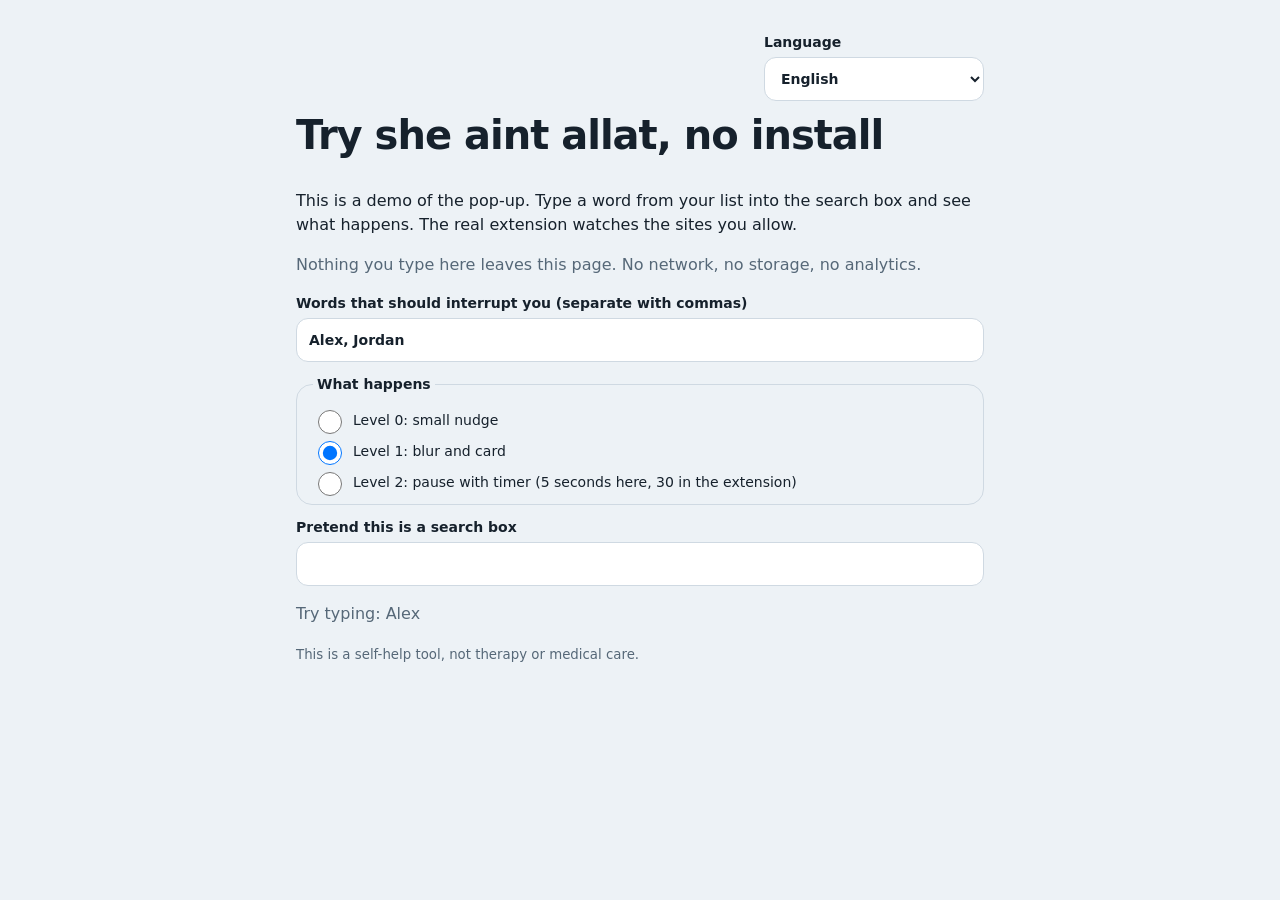
<file: demo/index.html>
<!doctype html>
<html lang="en"><head><meta charset="utf-8"><meta name="viewport" content="width=device-width,initial-scale=1">
<meta http-equiv="Content-Security-Policy" content="default-src 'none'; script-src 'self'; style-src 'self'; base-uri 'none'; form-action 'none'">
<title>she aint allat, try it</title>
<link rel="stylesheet" href="../ui.css"><link rel="stylesheet" href="demo.css"></head>
<body><main id="page">
<label class="lang"><span id="l-lang">Language</span><select id="lang"><option value="en">English</option><option value="id">Bahasa Indonesia</option></select></label>
<h1 id="t-title"></h1>
<p id="t-intro"></p>
<p class="muted" id="t-privacy"></p>
<label><span id="l-words"></span><input id="words" value="Alex, Jordan" maxlength="200" autocomplete="off"></label>
<fieldset><legend id="l-level"></legend>
<label class="check"><input type="radio" name="lv" value="0"><span id="lv0"></span></label>
<label class="check"><input type="radio" name="lv" value="1" checked><span id="lv1"></span></label>
<label class="check"><input type="radio" name="lv" value="2"><span id="lv2"></span></label>
</fieldset>
<label><span id="l-box"></span><input id="box" type="search" autocomplete="off"></label>
<p class="muted" id="t-hint"></p>
<p><small class="muted" id="t-disc"></small></p>
</main>
<script src="../matcher.js"></script><script src="demo.js"></script>
</body></html>
</file>
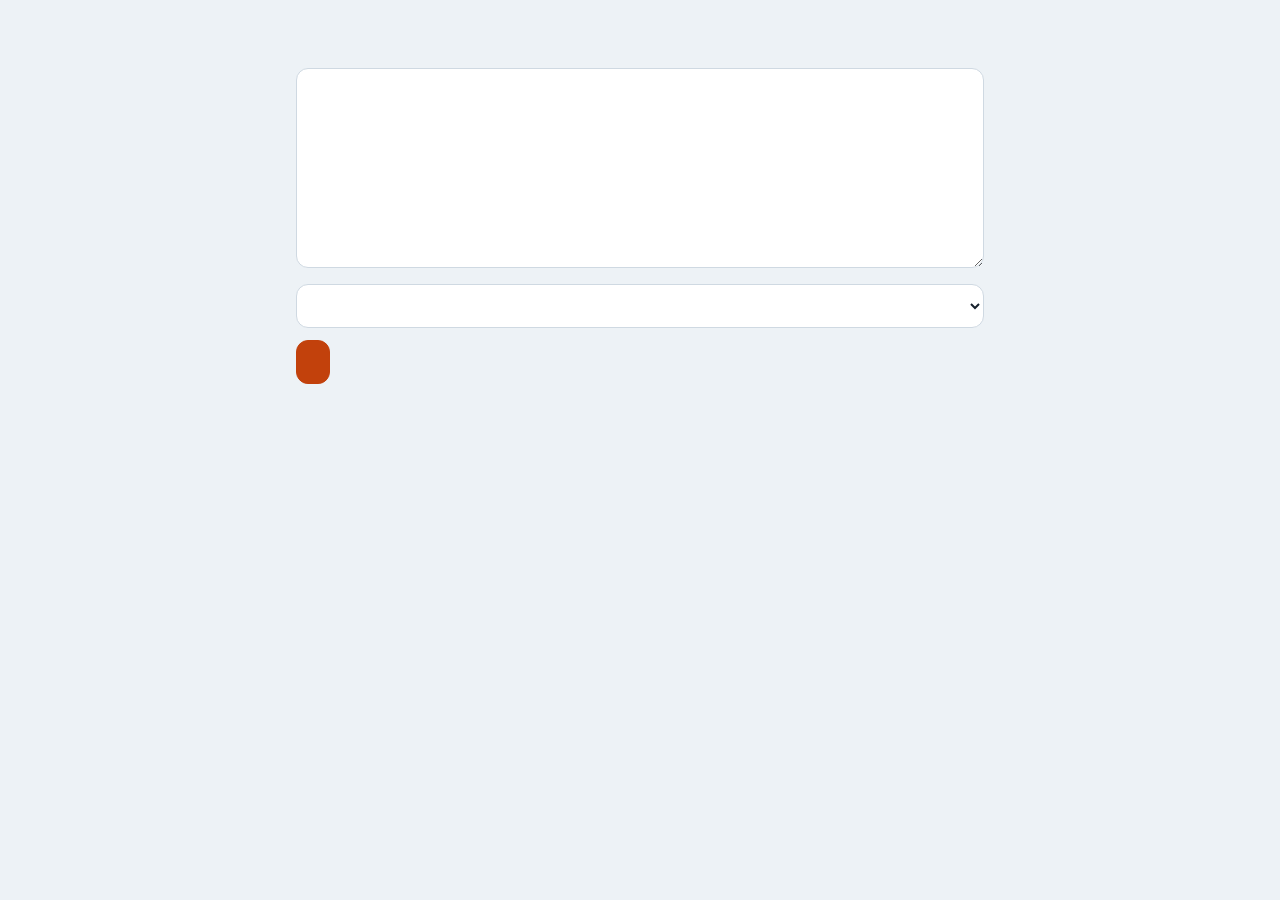
<file: letters.html>
<!doctype html>
<html lang="en"><head><meta charset="utf-8"><meta name="viewport" content="width=device-width,initial-scale=1"><title>she aint allat</title>
<link rel="stylesheet" href="ui.css">
<style>textarea{min-height:200px;resize:vertical}.letter{white-space:pre-wrap;overflow-wrap:anywhere;margin:8px 0 0}li{align-items:flex-start}li>div:first-child{flex:1;min-width:0}summary{cursor:pointer;font-weight:600;min-height:44px;display:flex;align-items:center}</style></head>
<body><main>
<h1 data-i18n="letters"></h1>
<p class="muted" data-i18n="let_help"></p>
<form id="lf">
<label><span data-i18n="let_body"></span><textarea id="body" required maxlength="20000"></textarea></label>
<label><span data-i18n="let_delay"></span><select id="delay"><option value="1" data-i18n="d_1"></option><option value="3" data-i18n="d_3"></option><option value="7" selected data-i18n="d_7"></option><option value="30" data-i18n="d_30"></option></select></label>
<button class="primary" data-i18n="let_lock"></button>
</form>
<p id="msg" role="status" aria-live="polite"></p>
<ul id="list"></ul>
<p><a href="options.html" data-i18n="settings"></a></p>
<p><small class="muted" data-i18n="disclaimer"></small></p>
</main>
<script src="i18n.js"></script><script src="lock.js"></script><script src="rules.js"></script><script src="letters.js"></script>
</body></html>
</file>
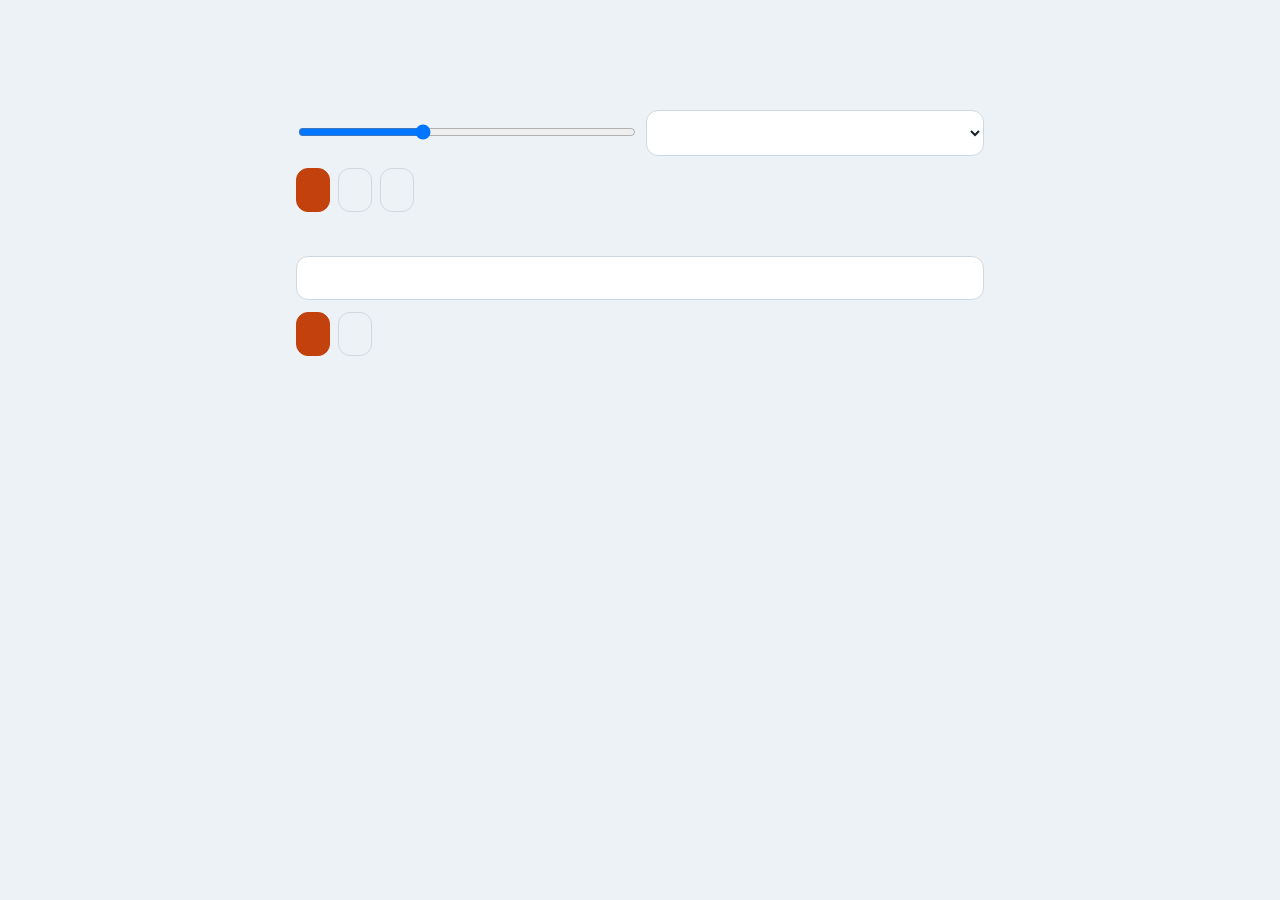
<file: night.html>
<!doctype html>
<html lang="en"><head><meta charset="utf-8"><meta name="viewport" content="width=device-width,initial-scale=1"><title>she aint allat</title>
<link rel="stylesheet" href="ui.css"><style>input[type=range]{padding:0}.steps{margin:12px 0 0}</style></head>
<body><main>
<h1 data-i18n="night"></h1>
<p class="muted" data-i18n="night_help"></p>

<section><h2 data-i18n="ns_title"></h2><ul class="steps" id="steps"></ul></section>

<section><h2 data-i18n="snd_title"></h2>
<div class="grid">
<label><span data-i18n="snd_vol"></span><input id="vol" type="range" min="0.05" max="0.6" step="0.05" value="0.25"></label>
<label><span data-i18n="snd_timer"></span><select id="tm"><option value="15" data-i18n="tm_15"></option><option value="30" selected data-i18n="tm_30"></option><option value="60" data-i18n="tm_60"></option></select></label>
</div>
<div class="row"><button class="primary" id="brown" data-i18n="snd_brown"></button><button id="rain" data-i18n="snd_rain"></button><button id="stop" data-i18n="snd_off"></button></div>
<p id="snd" role="status" aria-live="polite"></p></section>

<section><h2 data-i18n="tom_title"></h2>
<form id="tf"><label><span data-i18n="tom_label"></span><input id="tom" maxlength="200" autocomplete="off" required></label>
<div class="row"><button class="primary" data-i18n="save"></button><button type="button" id="clear" data-i18n="tom_clear"></button></div></form>
<p id="tstate" role="status" aria-live="polite"></p></section>

<p><a href="options.html" data-i18n="settings"></a></p>
<p><small class="muted" data-i18n="disclaimer"></small></p>
</main>
<script src="i18n.js"></script><script src="lock.js"></script><script src="night.js"></script>
</body></html>
</file>
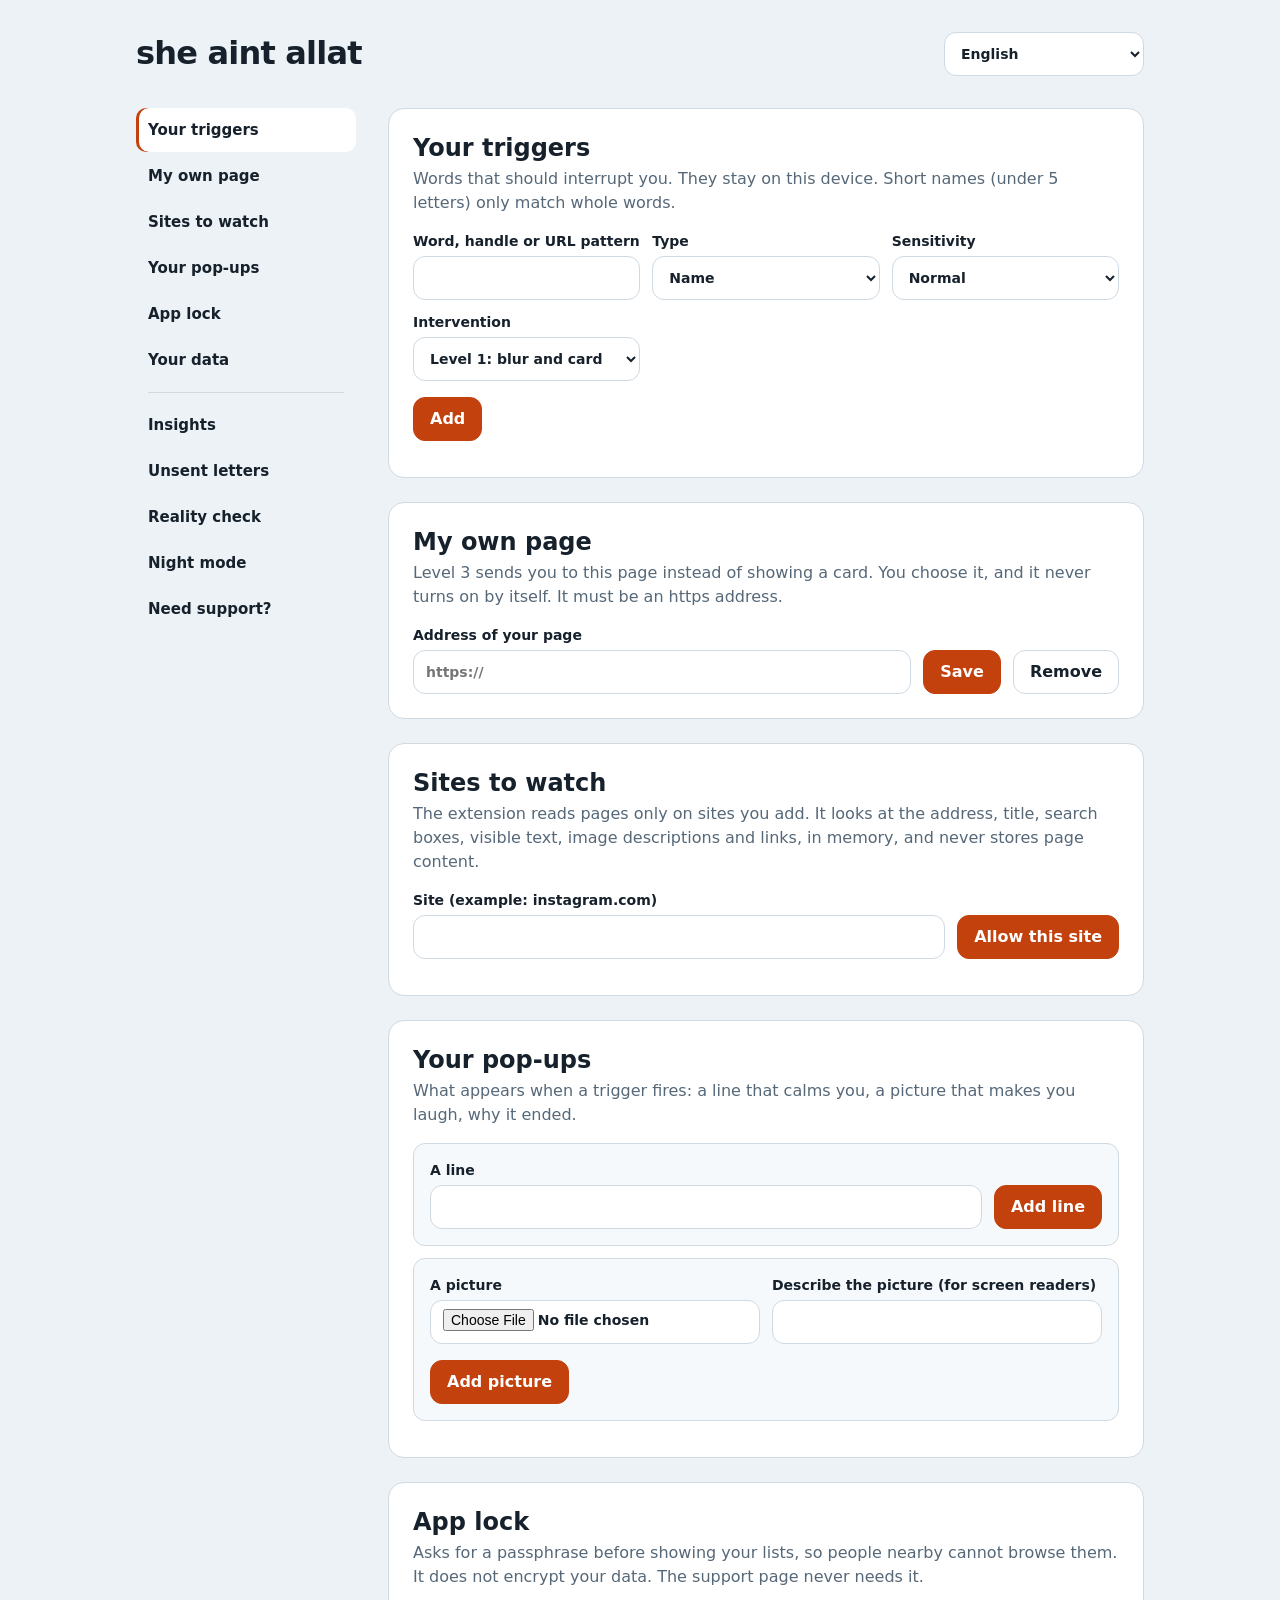
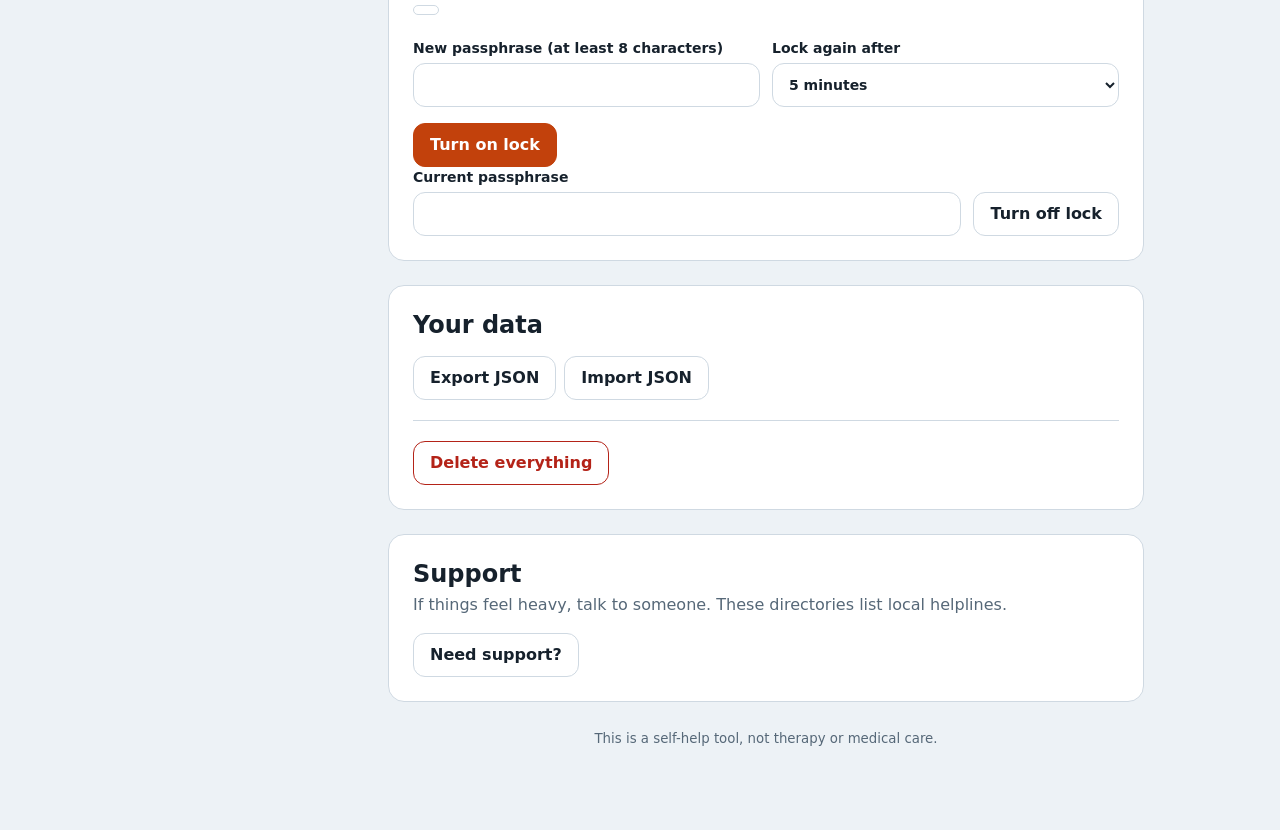
<file: options.html>
<!doctype html>
<html lang="en"><head><meta charset="utf-8"><meta name="viewport" content="width=device-width,initial-scale=1"><title>she aint allat</title>
<link rel="stylesheet" href="ui.css"></head>
<body><main class="settings">
<header class="top"><h1 data-i18n="title"></h1>
<label class="lang"><span class="sr" data-i18n="h_lang"></span>
<select id="lang"><option value="en">English</option><option value="id">Bahasa Indonesia</option></select></label></header>

<div class="layout">
<nav class="side" aria-labelledby="navt"><span id="navt" class="sr" data-i18n="settings"></span>
<a href="#sec-triggers" data-i18n="h_trig"></a><a href="#sec-redirect" data-i18n="h_redirect"></a><a href="#sec-sites" data-i18n="h_sites"></a>
<a href="#sec-pool" data-i18n="h_pool"></a><a href="#sec-lock" data-i18n="h_lock"></a><a href="#sec-data" data-i18n="h_data"></a>
<hr>
<a href="insights.html" data-i18n="insights"></a><a href="letters.html" data-i18n="letters"></a><a href="reasons.html" data-i18n="reasons"></a><a href="night.html" data-i18n="night"></a><a href="support.html" data-i18n="support"></a>
</nav>

<div class="content">
<section id="sec-triggers"><header class="sec-head"><h2 data-i18n="h_trig"></h2><p class="muted" data-i18n="trig_help"></p></header>
<form id="tf"><div class="grid">
<label><span data-i18n="value"></span><input id="tv" required maxlength="200" autocomplete="off"></label>
<label><span data-i18n="kind"></span><select id="tk">
<option value="name" data-i18n="k_name"></option><option value="nick" data-i18n="k_nick"></option><option value="handle" data-i18n="k_handle"></option>
<option value="hashtag" data-i18n="k_hashtag"></option><option value="place" data-i18n="k_place"></option><option value="text" data-i18n="k_text"></option><option value="url" data-i18n="k_url"></option></select></label>
<label><span data-i18n="sens"></span><select id="ts"><option value="strict" data-i18n="s_strict"></option><option value="normal" selected data-i18n="s_normal"></option><option value="loose" data-i18n="s_loose"></option></select></label>
<label><span data-i18n="level"></span><select id="tl"><option value="0" data-i18n="l0"></option><option value="1" selected data-i18n="l1"></option><option value="2" data-i18n="l2"></option><option value="3" data-i18n="l3" disabled></option></select></label>
</div><button class="primary" data-i18n="add"></button></form>
<ul id="triggers"></ul></section>

<section id="sec-redirect"><header class="sec-head"><h2 data-i18n="h_redirect"></h2><p class="muted" data-i18n="redirect_help"></p></header>
<form id="rdf" class="inline"><label><span data-i18n="redirect_label"></span><input id="redir" type="url" maxlength="500" placeholder="https://" autocomplete="off"></label>
<button class="primary" data-i18n="save"></button><button type="button" id="redirClear" data-i18n="remove"></button></form></section>

<section id="sec-sites"><header class="sec-head"><h2 data-i18n="h_sites"></h2><p class="muted" data-i18n="sites_help"></p></header>
<form id="sf" class="inline"><label><span data-i18n="site"></span><input id="sv" required autocomplete="off"></label><button class="primary" data-i18n="grant"></button></form>
<ul id="sites"></ul></section>

<section id="sec-pool"><header class="sec-head"><h2 data-i18n="h_pool"></h2><p class="muted" data-i18n="pool_help"></p></header>
<form id="pf" class="inline subcard"><label><span data-i18n="text_item"></span><input id="pt" maxlength="500" autocomplete="off"></label><button class="primary" data-i18n="add_text"></button></form>
<form id="pi" class="subcard"><div class="grid"><label><span data-i18n="img_item"></span><input id="pfile" type="file" accept="image/png,image/jpeg,image/webp,image/gif" required></label>
<label><span data-i18n="alt"></span><input id="palt" required maxlength="300" autocomplete="off"></label></div><button class="primary" data-i18n="add_img"></button></form>
<ul id="pool"></ul></section>

<section id="sec-lock"><header class="sec-head"><h2 data-i18n="h_lock"></h2><p class="muted" data-i18n="lock_help"></p></header>
<p id="lockstate" role="status" class="statepill"></p>
<form id="lockf"><div class="grid"><label><span data-i18n="lock_new"></span><input id="lp" type="password" autocomplete="new-password"></label>
<label><span data-i18n="lock_after"></span><select id="lm"><option value="1" data-i18n="m_1"></option><option value="5" selected data-i18n="m_5"></option><option value="15" data-i18n="m_15"></option><option value="60" data-i18n="m_60"></option></select></label></div>
<button class="primary" data-i18n="lock_set"></button></form>
<form id="lockoff" class="inline" hidden><label><span data-i18n="lock_current"></span><input id="lc" type="password" autocomplete="current-password"></label><button data-i18n="lock_off"></button></form></section>

<section id="sec-data"><header class="sec-head"><h2 data-i18n="h_data"></h2><p class="muted" id="count"></p></header>
<div class="row"><button id="exp" data-i18n="export"></button><button id="imp" data-i18n="import"></button></div>
<div class="danger-zone"><button id="wipe" class="danger" data-i18n="del_all"></button></div>
<input id="ifile" type="file" accept="application/json" hidden></section>

<section id="support"><header class="sec-head"><h2 data-i18n="h_support"></h2><p class="muted" data-i18n="sup_help"></p></header>
<a class="btn primary" href="support.html" data-i18n="support"></a></section>

<p class="foot"><small class="muted" data-i18n="disclaimer"></small></p>
</div></div>
<p id="msg" role="status" aria-live="polite"></p>
</main>
<script src="i18n.js"></script><script src="lock.js"></script><script src="rules.js"></script><script src="matcher.js"></script><script src="options.js"></script>
</body></html>
</file>
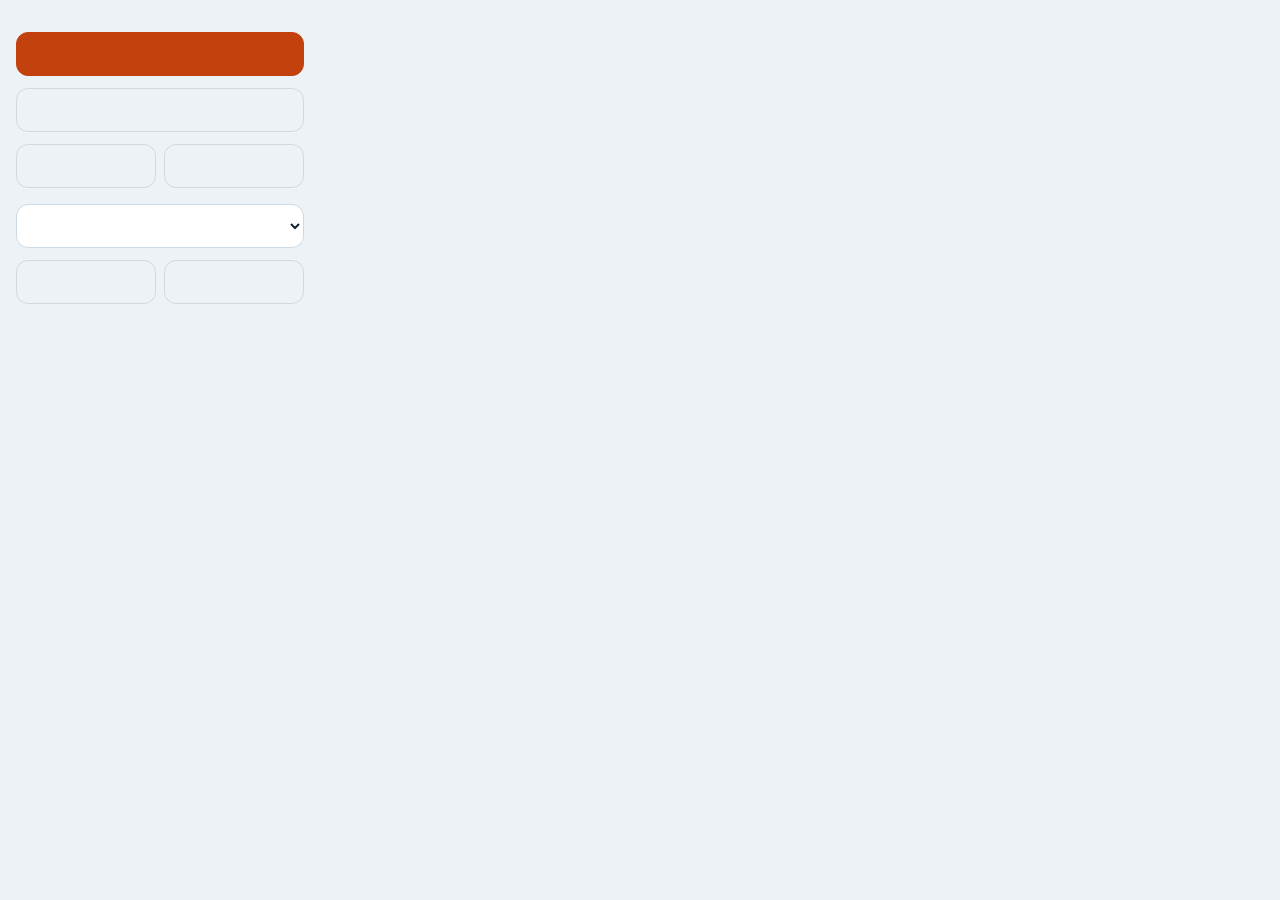
<file: popup.html>
<!doctype html>
<html lang="en"><head><meta charset="utf-8"><meta name="viewport" content="width=device-width,initial-scale=1"><title>she aint allat</title>
<link rel="stylesheet" href="ui.css"><style>body{width:320px}main{padding:16px}h1{font-size:1.5rem;margin:0 0 16px}.row button{flex:1}p{margin:12px 0}.tile{background:var(--surface-2)}.tile p{margin:0 0 8px}</style></head>
<body><main>
<h1 data-i18n="title"></h1>
<div id="today" class="tile" hidden><p id="todayText"></p><button id="todayDone" data-i18n="today_done"></button></div>
<div id="shown" role="status" aria-live="polite"></div>
<div class="row"><button class="primary" id="urge" data-i18n="urge"></button></div>
<p></p>
<div class="row"><button id="looked" data-i18n="looked"></button></div>
<p class="row"><button id="support" data-i18n="support"></button><button id="settings" data-i18n="settings"></button></p>
<p class="muted"><small data-i18n="snooze_help"></small></p>
<label><span data-i18n="snooze"></span><select id="snz"><option value="15" data-i18n="sn_15"></option><option value="60" data-i18n="sn_60"></option><option value="480" data-i18n="sn_480"></option></select></label>
<div class="row"><button id="snzGo" data-i18n="snooze"></button><button id="resume" data-i18n="resume" hidden></button></div>
<p id="snzState" role="status" aria-live="polite"></p>
<details><summary data-i18n="more"></summary>
<p class="row"><button id="insights" data-i18n="insights"></button><button id="letters" data-i18n="letters"></button><button id="reasons" data-i18n="reasons"></button><button id="night" data-i18n="night"></button></p></details>
<p><small class="muted" data-i18n="disclaimer"></small></p>
</main>
<script src="i18n.js"></script><script src="lock.js"></script><script src="rules.js"></script><script src="popup.js"></script>
</body></html>
</file>
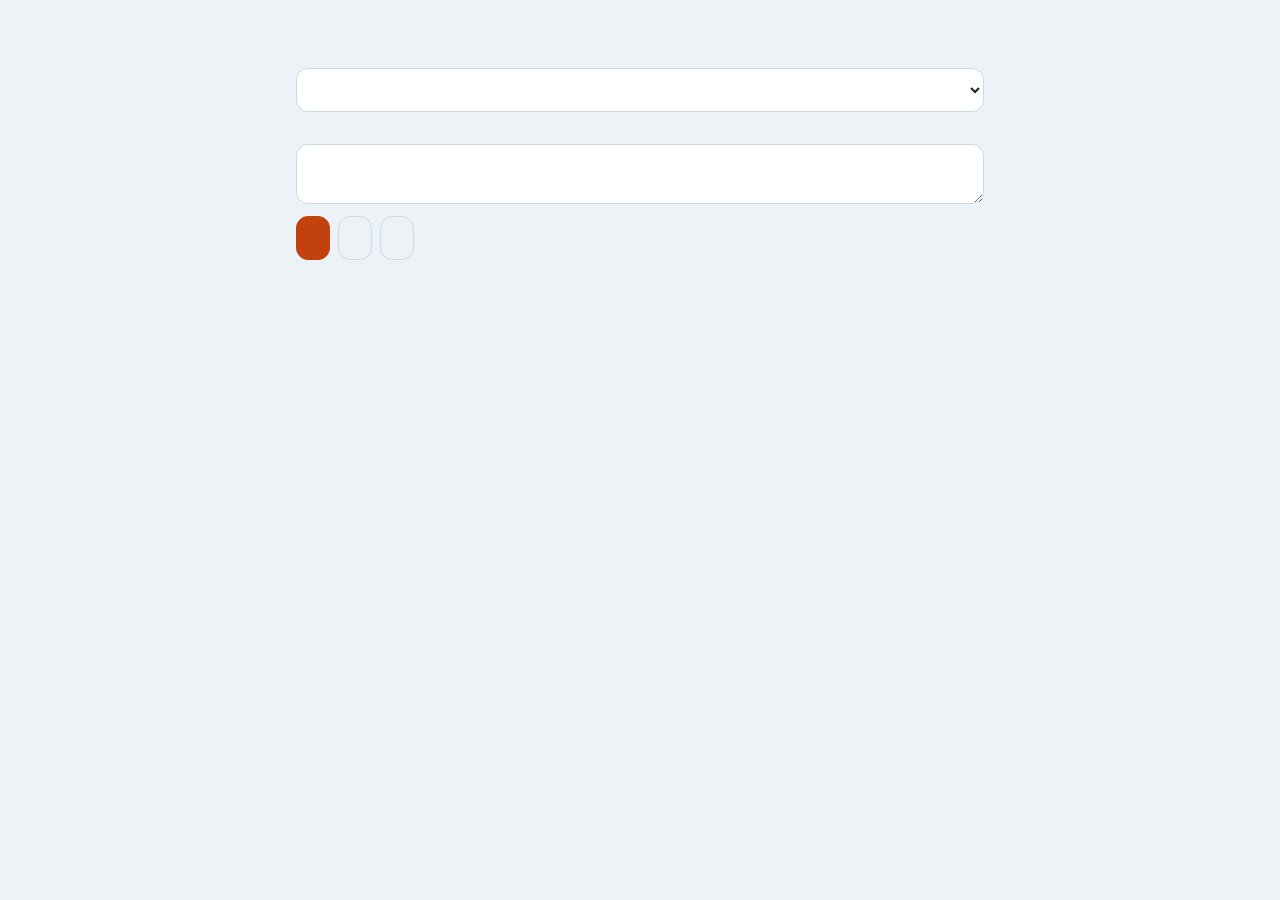
<file: support.html>
<!doctype html>
<html lang="en"><head><meta charset="utf-8"><meta name="viewport" content="width=device-width,initial-scale=1"><title>she aint allat</title>
<link rel="stylesheet" href="ui.css">
<style>li{align-items:flex-start}li>div:first-child{flex:1;min-width:0}textarea{min-height:120px;resize:vertical}</style></head>
<body><main>
<h1 data-i18n="support"></h1>
<p data-i18n="sup_intro"></p>
<label><span data-i18n="sup_region"></span><select id="region"></select></label>
<ul id="list"></ul>
<p class="muted" data-i18n="sup_numbers"></p>
<section><h2 data-i18n="sup_msg_title"></h2><p class="muted" data-i18n="sup_msg_help"></p>
<label><span data-i18n="sup_msg_label"></span><textarea id="msg" maxlength="500"></textarea></label>
<div class="row"><button id="copy" class="primary" data-i18n="sup_copy"></button>
<a class="btn" id="wa" target="_blank" rel="noopener" data-i18n="sup_wa"></a><a class="btn" id="sms" data-i18n="sup_sms"></a></div>
<p id="status" role="status" aria-live="polite"></p></section>
<p><a href="options.html" data-i18n="settings"></a></p>
<p><small class="muted" data-i18n="disclaimer"></small></p>
</main>
<script src="i18n.js"></script><script src="resources.js"></script><script src="support.js"></script>
</body></html>
</file>
<file: ui.css>
:root{--bg:#EDF2F6;--surface:#fff;--surface-2:#F6F9FB;--fg:#16212C;--muted:#566878;--line:#CFD9E2;--accent:#C2410C;--accent-hover:#9A3412;--on-accent:#fff;--danger:#B42318;--r-control:12px;--r-surface:16px}
@media (prefers-color-scheme:dark){:root:not([data-theme="light"]){--bg:#0E161E;--surface:#16212C;--surface-2:#1D2A37;--fg:#E9F0F6;--muted:#9AAEBF;--line:#2A3947;--accent:#FF8A4C;--accent-hover:#FFA06B;--on-accent:#1A0B02;--danger:#FF8A80}}
*{box-sizing:border-box}
body{margin:0;background:var(--bg);color:var(--fg);font:16px/1.5 system-ui,-apple-system,"Segoe UI",Roboto,sans-serif}
main{max-width:720px;margin:0 auto;padding:32px 16px 64px}
h1{font-size:2.5rem;line-height:1.1;letter-spacing:-.025em;margin:0 0 32px;text-wrap:balance}
h2{font-size:1.5rem;line-height:1.25;margin:0 0 8px}
section{margin-bottom:40px}
.muted,small{color:var(--muted)}
label{display:grid;gap:4px;font-weight:600;font-size:.875rem;margin-bottom:12px}
input,select,textarea{font:inherit;min-height:44px;padding:8px 12px;border:1px solid var(--line);border-radius:var(--r-control);background:var(--surface);color:var(--fg);width:100%}
button,.btn{font:inherit;font-weight:600;min-height:44px;padding:0 16px;border-radius:var(--r-control);border:1px solid var(--line);background:transparent;color:var(--fg);cursor:pointer;text-decoration:none;display:inline-flex;align-items:center;justify-content:center}
button.primary{background:var(--accent);border-color:var(--accent);color:var(--on-accent)}
button.primary:hover{background:var(--accent-hover)}
button.danger{color:var(--danger);border-color:var(--danger)}
:focus-visible{outline:3px solid var(--accent);outline-offset:3px}
ul,ol{list-style:none;margin:12px 0 0;padding:0;display:grid;gap:8px}
li{display:flex;gap:12px;align-items:center;justify-content:space-between;background:var(--surface);border:1px solid var(--line);border-radius:var(--r-surface);padding:8px 8px 8px 16px}
li img{max-height:56px;max-width:96px;border-radius:8px}
li span{overflow-wrap:anywhere}
.row{display:flex;gap:8px;flex-wrap:wrap}
.grid{display:grid;gap:0 12px;grid-template-columns:repeat(auto-fit,minmax(180px,1fr))}
.tile{border-radius:var(--r-surface);padding:16px;margin:12px 0;text-align:center}
.tile img{max-width:100%;border-radius:12px}
#msg{min-height:1.5em;color:var(--muted)}
@media (prefers-reduced-motion:reduce){*{animation:none!important;transition:none!important}}
.check{display:flex;flex-direction:row;align-items:center;gap:8px;font-weight:400;margin:4px 0 0}.check input{width:24px;min-height:24px}
li>div:first-child{flex:1;min-width:0}
button.link{border:0;text-decoration:underline;color:var(--muted);min-height:44px}
details{margin:12px 0}summary{cursor:pointer;min-height:44px;display:flex;align-items:center;font-weight:600}

[aria-disabled="true"]{opacity:.5;cursor:not-allowed}
.sr{position:absolute;width:1px;height:1px;overflow:hidden;clip:rect(0 0 0 0);white-space:nowrap}
html{scroll-behavior:auto}
@media (prefers-reduced-motion:no-preference){html{scroll-behavior:smooth}}

/* Settings page */
main.settings{max-width:1040px}
.settings .top{display:flex;justify-content:space-between;align-items:center;gap:16px;margin-bottom:32px}
.settings h1{margin:0;font-size:2rem}
.settings .lang{margin:0;width:200px}
.settings .layout{display:grid;grid-template-columns:220px minmax(0,1fr);gap:32px;align-items:start}
.settings .side{position:sticky;top:24px;display:grid;gap:2px}
.settings .side a{display:flex;align-items:center;min-height:44px;padding:0 12px;border-radius:10px;color:var(--fg);text-decoration:none;font-weight:600;font-size:.9375rem}
.settings .side a:hover{background:var(--surface)}
.settings .side a[aria-current="true"]{background:var(--surface);box-shadow:inset 3px 0 0 var(--accent)}
.settings .side hr{border:0;border-top:1px solid var(--line);margin:8px 12px}
.settings section{background:var(--surface);border:1px solid var(--line);border-radius:var(--r-surface);padding:24px;margin:0 0 24px;scroll-margin-top:24px}
.settings .sec-head{margin-bottom:16px}
.settings .sec-head h2{margin:0 0 4px}
.settings .sec-head p{margin:0}
.settings .subcard{background:var(--surface-2);border:1px solid var(--line);border-radius:12px;padding:16px;margin-bottom:12px}
.settings .inline{display:flex;gap:12px;align-items:flex-end;flex-wrap:wrap}
.settings .inline label{flex:1 1 240px;margin:0}
.settings form>button{margin-top:4px}
.settings li{background:var(--surface-2)}
.settings li img{max-height:72px;max-width:120px}
.item{min-width:0;overflow-wrap:anywhere}
.quote{margin:0}
.chips{display:flex;flex-wrap:wrap;gap:6px;margin-top:6px}
.chip{font-size:.75rem;font-weight:600;padding:2px 10px;border-radius:999px;background:var(--surface);border:1px solid var(--line);color:var(--muted)}
.chip.note{border-color:var(--accent);color:var(--accent)}
.statepill{display:inline-block;margin:0 0 16px;padding:4px 12px;border-radius:999px;border:1px solid var(--line);font-size:.875rem;font-weight:600;color:var(--muted)}
.statepill.on{border-color:var(--accent);color:var(--accent)}
.danger-zone{margin-top:20px;padding-top:20px;border-top:1px solid var(--line)}
.foot{text-align:center}
.settings #msg{position:fixed;left:50%;bottom:24px;transform:translateX(-50%);max-width:min(480px,90vw);margin:0;padding:12px 16px;border-radius:12px;background:var(--fg);color:var(--bg);font-weight:600;z-index:5;box-shadow:0 8px 24px rgb(8 14 20/.3)}
.settings #msg:empty{display:none}
@media (max-width:820px){
  .settings .layout{grid-template-columns:minmax(0,1fr);gap:16px}
  .settings .side{position:static;display:flex;overflow-x:auto;gap:8px;padding-bottom:8px}
  .settings .side a{white-space:nowrap;border:1px solid var(--line);border-radius:999px;background:var(--surface)}
  .settings .side a[aria-current="true"]{box-shadow:none;border-color:var(--accent)}
  .settings .side hr{display:none}
  .settings .top{flex-wrap:wrap}
  .settings section{padding:16px}
}
</file>
<file: demo/demo.css>
fieldset{border:1px solid var(--line);border-radius:var(--r-surface);margin:0 0 12px;padding:8px 16px}
legend{font-weight:600;font-size:.875rem;padding:0 4px}
.lang{max-width:220px;margin-left:auto}
.demo-overlay{font:16px/1.5 system-ui,-apple-system,"Segoe UI",Roboto,sans-serif;color:var(--fg);z-index:10}
.demo-overlay.lv1,.demo-overlay.lv2{position:fixed;inset:0;display:grid;place-items:center;padding:16px}
.demo-overlay.lv1{background:rgb(14 22 30/.45);-webkit-backdrop-filter:blur(24px);backdrop-filter:blur(24px)}
.demo-overlay.lv2{background:var(--bg)}
.demo-overlay.lv0{position:fixed;right:16px;bottom:16px;width:min(360px,calc(100vw - 32px))}
.card{background:var(--surface);border:1px solid var(--line);border-radius:28px;padding:20px;width:min(480px,100%);box-shadow:0 24px 60px rgb(8 14 20/.35)}
.demo-tile{background:#FFD43B;color:#2B2200;border-radius:16px;padding:20px;margin-bottom:16px;text-align:center;font-size:1.125rem;overflow-wrap:anywhere}
.timer{margin:0 0 12px;color:var(--muted);font-size:.875rem;text-align:center}
.row button{flex:1}
button:disabled{opacity:.5;cursor:not-allowed}
</file>
